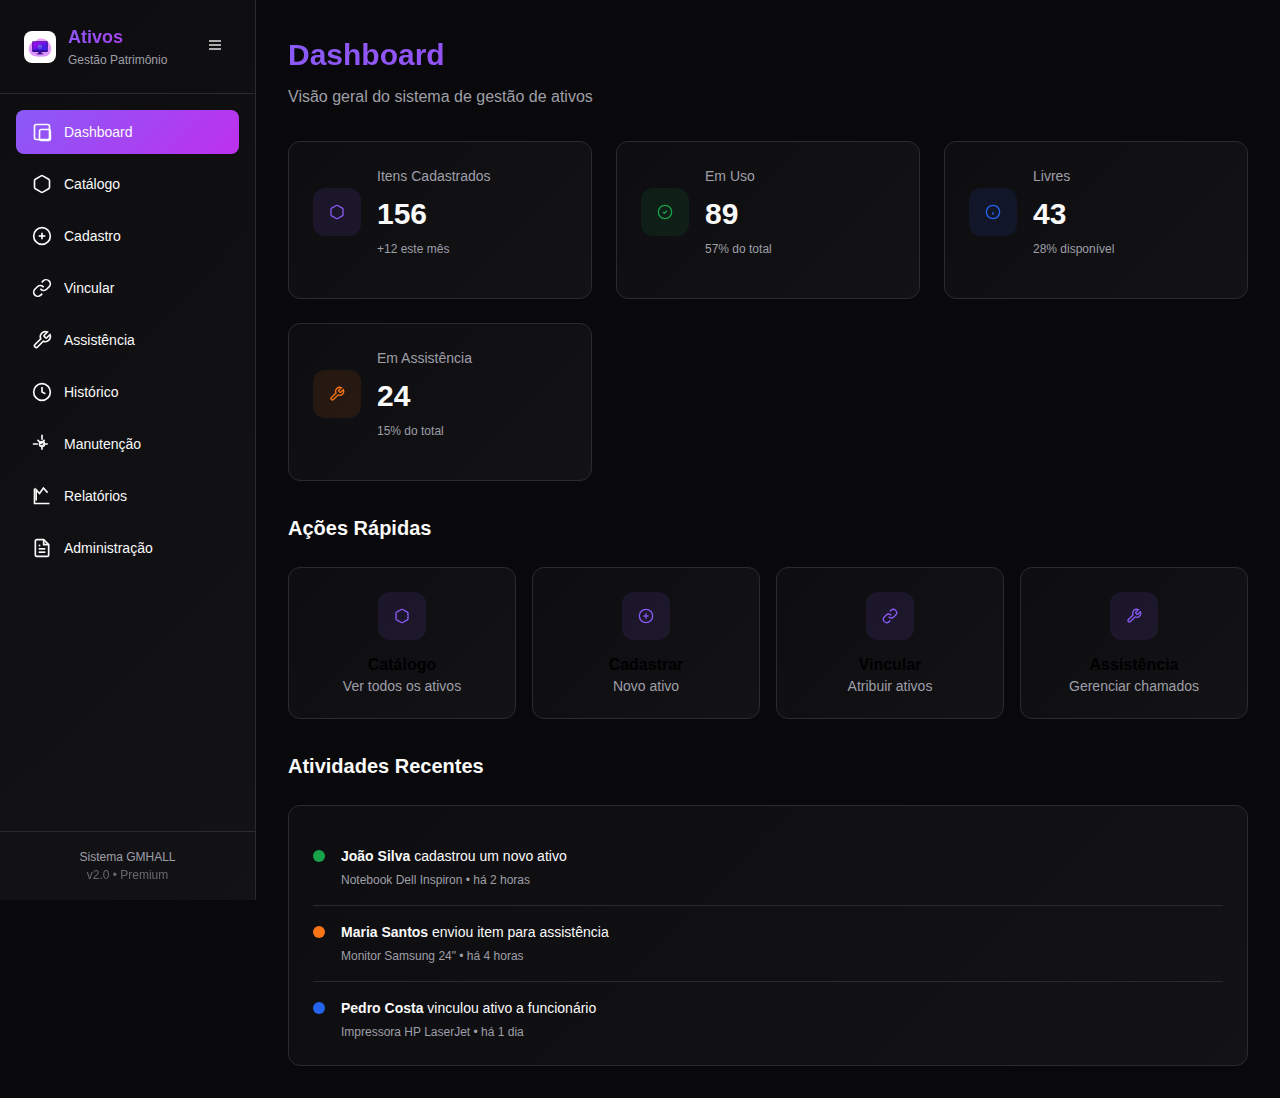
<file: public/index.html>
<!DOCTYPE html>
<html lang="pt-BR" class="dark">
<head>
    <meta charset="UTF-8">
    <meta name="viewport" content="width=device-width, initial-scale=1.0">
    <title>Gestão de Ativos - GMHALL</title>
    <meta name="description" content="Sistema premium de gestão de patrimônio e ativos empresariais - GMHALL">
    <meta name="author" content="GMHALL">

    <meta property="og:title" content="Gestão de Ativos - GMHALL">
    <meta property="og:description" content="Sistema premium de gestão de patrimônio e ativos empresariais">
    <meta property="og:type" content="website">
    <meta property="og:image" content="https://lovable.dev/opengraph-image-p98pqg.png">

    <meta name="twitter:card" content="summary_large_image">
    <meta name="twitter:site" content="@lovable_dev">
    <meta name="twitter:image" content="https://lovable.dev/opengraph-image-p98pqg.png">
    
    <link rel="stylesheet" href="styles.css">
</head>
<body class="min-h-screen bg-background">
    <!-- Mobile overlay -->
    <div id="mobile-overlay" class="mobile-overlay hidden"></div>

    <!-- Sidebar Navigation -->
    <aside id="sidebar" class="sidebar">
        <!-- Header -->
        <div class="sidebar-header">
            <div class="sidebar-header-content">
                <div id="sidebar-brand" class="sidebar-brand">
                    <img src="/src/assets/hero-ativos.png" alt="Gestão de Ativos" class="sidebar-logo">
                    <div class="sidebar-brand-text">
                        <h1 class="text-gradient">Ativos</h1>
                        <p class="sidebar-subtitle">Gestão Patrimônio</p>
                    </div>
                </div>
                
                <button id="sidebar-toggle" class="sidebar-toggle">
                    <svg class="icon" viewBox="0 0 24 24" fill="none" stroke="currentColor" stroke-width="2">
                        <line x1="3" y1="6" x2="21" y2="6"></line>
                        <line x1="3" y1="12" x2="21" y2="12"></line>
                        <line x1="3" y1="18" x2="21" y2="18"></line>
                    </svg>
                </button>
            </div>
        </div>

        <!-- Navigation Items -->
        <nav class="sidebar-nav">
            <button class="nav-item active" data-page="dashboard">
                <svg class="nav-icon" viewBox="0 0 24 24" fill="none" stroke="currentColor" stroke-width="2">
                    <rect x="3" y="3" width="18" height="18" rx="2" ry="2"></rect>
                    <rect x="9" y="9" width="13" height="13" rx="2" ry="2"></rect>
                </svg>
                <span class="nav-label">Dashboard</span>
            </button>
            
            <button class="nav-item" data-page="catalogo">
                <svg class="nav-icon" viewBox="0 0 24 24" fill="none" stroke="currentColor" stroke-width="2">
                    <path d="M21 16V8a2 2 0 0 0-1-1.73l-7-4a2 2 0 0 0-2 0l-7 4A2 2 0 0 0 3 8v8a2 2 0 0 0 1 1.73l7 4a2 2 0 0 0 2 0l7-4A2 2 0 0 0 21 16z"></path>
                </svg>
                <span class="nav-label">Catálogo</span>
            </button>
            
            <button class="nav-item" data-page="cadastro">
                <svg class="nav-icon" viewBox="0 0 24 24" fill="none" stroke="currentColor" stroke-width="2">
                    <circle cx="12" cy="12" r="10"></circle>
                    <line x1="12" y1="8" x2="12" y2="16"></line>
                    <line x1="8" y1="12" x2="16" y2="12"></line>
                </svg>
                <span class="nav-label">Cadastro</span>
            </button>
            
            <button class="nav-item" data-page="vincular">
                <svg class="nav-icon" viewBox="0 0 24 24" fill="none" stroke="currentColor" stroke-width="2">
                    <path d="M10 13a5 5 0 0 0 7.54.54l3-3a5 5 0 0 0-7.07-7.07l-1.72 1.71"></path>
                    <path d="M14 11a5 5 0 0 0-7.54-.54l-3 3a5 5 0 0 0 7.07 7.07l1.72-1.71"></path>
                </svg>
                <span class="nav-label">Vincular</span>
            </button>
            
            <button class="nav-item" data-page="assistencia">
                <svg class="nav-icon" viewBox="0 0 24 24" fill="none" stroke="currentColor" stroke-width="2">
                    <path d="M14.7 6.3a1 1 0 0 0 0 1.4l1.6 1.6a1 1 0 0 0 1.4 0l3.77-3.77a6 6 0 0 1-7.94 7.94l-6.91 6.91a2.12 2.12 0 0 1-3-3l6.91-6.91a6 6 0 0 1 7.94-7.94l-3.76 3.76z"></path>
                </svg>
                <span class="nav-label">Assistência</span>
            </button>
            
            <button class="nav-item" data-page="historico">
                <svg class="nav-icon" viewBox="0 0 24 24" fill="none" stroke="currentColor" stroke-width="2">
                    <circle cx="12" cy="12" r="10"></circle>
                    <polyline points="12,6 12,12 16,14"></polyline>
                </svg>
                <span class="nav-label">Histórico</span>
            </button>
            
            <button class="nav-item" data-page="manutencao">
                <svg class="nav-icon" viewBox="0 0 24 24" fill="none" stroke="currentColor" stroke-width="2">
                    <circle cx="12" cy="12" r="3"></circle>
                    <path d="M12 1v6m0 6v6"></path>
                    <path d="m15.14 7.14-4.24 4.24m-4.24-4.24 4.24 4.24M1 12h6m6 0h6"></path>
                </svg>
                <span class="nav-label">Manutenção</span>
            </button>
            
            <button class="nav-item" data-page="relatorios">
                <svg class="nav-icon" viewBox="0 0 24 24" fill="none" stroke="currentColor" stroke-width="2">
                    <path d="M3 3v18h18"></path>
                    <path d="M18.7 8l-5-5.6L9 9l-4-4.6v13"></path>
                </svg>
                <span class="nav-label">Relatórios</span>
            </button>
            
            <button class="nav-item" data-page="administracao">
                <svg class="nav-icon" viewBox="0 0 24 24" fill="none" stroke="currentColor" stroke-width="2">
                    <path d="M14 2H6a2 2 0 0 0-2 2v16a2 2 0 0 0 2 2h12a2 2 0 0 0 2-2V8z"></path>
                    <polyline points="14,2 14,8 20,8"></polyline>
                    <line x1="16" y1="13" x2="8" y2="13"></line>
                    <line x1="16" y1="17" x2="8" y2="17"></line>
                    <polyline points="10,9 9,9 8,9"></polyline>
                </svg>
                <span class="nav-label">Administração</span>
            </button>
        </nav>

        <!-- Footer -->
        <div id="sidebar-footer" class="sidebar-footer">
            <div class="sidebar-footer-content">
                <p>Sistema GMHALL</p>
                <p class="sidebar-version">v2.0 • Premium</p>
            </div>
        </div>
    </aside>

    <!-- Main Content -->
    <main id="main-content" class="main-content">
        <div class="main-wrapper">
            <!-- Dashboard Page -->
            <div id="page-dashboard" class="page active">
                <div class="page-header animate-fade-in-up">
                    <h1 class="page-title text-gradient">Dashboard</h1>
                    <p class="page-subtitle">Visão geral do sistema de gestão de ativos</p>
                </div>
                
                <!-- KPI Cards -->
                <div class="kpi-grid">
                    <div class="kpi-card card-hover card-press" data-expandable="items-cadastrados">
                        <div class="kpi-content">
                            <div class="kpi-header">
                                <div class="kpi-icon kpi-icon-primary">
                                    <svg class="icon" viewBox="0 0 24 24" fill="none" stroke="currentColor" stroke-width="2">
                                        <path d="M21 16V8a2 2 0 0 0-1-1.73l-7-4a2 2 0 0 0-2 0l-7 4A2 2 0 0 0 3 8v8a2 2 0 0 0 1 1.73l7 4a2 2 0 0 0 2 0l7-4A2 2 0 0 0 21 16z"></path>
                                    </svg>
                                </div>
                                <div class="kpi-info">
                                    <h3 class="kpi-title">Itens Cadastrados</h3>
                                    <p class="kpi-value">156</p>
                                    <p class="kpi-subtitle">+12 este mês</p>
                                </div>
                            </div>
                        </div>
                        
                        <!-- Expandable Content -->
                        <div id="expand-items-cadastrados" class="kpi-expanded hidden">
                            <div class="kpi-details">
                                <h4 class="kpi-details-title">Por categoria:</h4>
                                <div class="category-list">
                                    <div class="category-item">
                                        <span class="status-badge status-free">Computadores</span>
                                        <span class="category-count">45</span>
                                    </div>
                                    <div class="category-item">
                                        <span class="status-badge status-in-use">Monitores</span>
                                        <span class="category-count">38</span>
                                    </div>
                                    <div class="category-item">
                                        <span class="status-badge status-maintenance">Cadeiras</span>
                                        <span class="category-count">28</span>
                                    </div>
                                    <div class="category-item">
                                        <span class="status-badge status-assistance">Impressoras</span>
                                        <span class="category-count">15</span>
                                    </div>
                                </div>
                            </div>
                        </div>
                    </div>

                    <div class="kpi-card card-hover">
                        <div class="kpi-content">
                            <div class="kpi-header">
                                <div class="kpi-icon kpi-icon-success">
                                    <svg class="icon" viewBox="0 0 24 24" fill="none" stroke="currentColor" stroke-width="2">
                                        <path d="M9 12l2 2 4-4"></path>
                                        <circle cx="12" cy="12" r="10"></circle>
                                    </svg>
                                </div>
                                <div class="kpi-info">
                                    <h3 class="kpi-title">Em Uso</h3>
                                    <p class="kpi-value">89</p>
                                    <p class="kpi-subtitle">57% do total</p>
                                </div>
                            </div>
                        </div>
                    </div>

                    <div class="kpi-card card-hover">
                        <div class="kpi-content">
                            <div class="kpi-header">
                                <div class="kpi-icon kpi-icon-info">
                                    <svg class="icon" viewBox="0 0 24 24" fill="none" stroke="currentColor" stroke-width="2">
                                        <circle cx="12" cy="12" r="10"></circle>
                                        <line x1="12" y1="16" x2="12" y2="12"></line>
                                        <line x1="12" y1="8" x2="12.01" y2="8"></line>
                                    </svg>
                                </div>
                                <div class="kpi-info">
                                    <h3 class="kpi-title">Livres</h3>
                                    <p class="kpi-value">43</p>
                                    <p class="kpi-subtitle">28% disponível</p>
                                </div>
                            </div>
                        </div>
                    </div>

                    <div class="kpi-card card-hover">
                        <div class="kpi-content">
                            <div class="kpi-header">
                                <div class="kpi-icon kpi-icon-warning">
                                    <svg class="icon" viewBox="0 0 24 24" fill="none" stroke="currentColor" stroke-width="2">
                                        <path d="M14.7 6.3a1 1 0 0 0 0 1.4l1.6 1.6a1 1 0 0 0 1.4 0l3.77-3.77a6 6 0 0 1-7.94 7.94l-6.91 6.91a2.12 2.12 0 0 1-3-3l6.91-6.91a6 6 0 0 1 7.94-7.94l-3.76 3.76z"></path>
                                    </svg>
                                </div>
                                <div class="kpi-info">
                                    <h3 class="kpi-title">Em Assistência</h3>
                                    <p class="kpi-value">24</p>
                                    <p class="kpi-subtitle">15% do total</p>
                                </div>
                            </div>
                        </div>
                    </div>
                </div>

                <!-- Quick Actions -->
                <div class="section-header">
                    <h2 class="section-title">Ações Rápidas</h2>
                </div>
                
                <div class="quick-actions-grid">
                    <button class="quick-action-card card-hover card-press" data-navigate="catalogo">
                        <div class="quick-action-icon">
                            <svg class="icon" viewBox="0 0 24 24" fill="none" stroke="currentColor" stroke-width="2">
                                <path d="M21 16V8a2 2 0 0 0-1-1.73l-7-4a2 2 0 0 0-2 0l-7 4A2 2 0 0 0 3 8v8a2 2 0 0 0 1 1.73l7 4a2 2 0 0 0 2 0l7-4A2 2 0 0 0 21 16z"></path>
                            </svg>
                        </div>
                        <h3 class="quick-action-title">Catálogo</h3>
                        <p class="quick-action-desc">Ver todos os ativos</p>
                    </button>
                    
                    <button class="quick-action-card card-hover card-press" data-navigate="cadastro">
                        <div class="quick-action-icon">
                            <svg class="icon" viewBox="0 0 24 24" fill="none" stroke="currentColor" stroke-width="2">
                                <circle cx="12" cy="12" r="10"></circle>
                                <line x1="12" y1="8" x2="12" y2="16"></line>
                                <line x1="8" y1="12" x2="16" y2="12"></line>
                            </svg>
                        </div>
                        <h3 class="quick-action-title">Cadastrar</h3>
                        <p class="quick-action-desc">Novo ativo</p>
                    </button>
                    
                    <button class="quick-action-card card-hover card-press" data-navigate="vincular">
                        <div class="quick-action-icon">
                            <svg class="icon" viewBox="0 0 24 24" fill="none" stroke="currentColor" stroke-width="2">
                                <path d="M10 13a5 5 0 0 0 7.54.54l3-3a5 5 0 0 0-7.07-7.07l-1.72 1.71"></path>
                                <path d="M14 11a5 5 0 0 0-7.54-.54l-3 3a5 5 0 0 0 7.07 7.07l1.72-1.71"></path>
                            </svg>
                        </div>
                        <h3 class="quick-action-title">Vincular</h3>
                        <p class="quick-action-desc">Atribuir ativos</p>
                    </button>
                    
                    <button class="quick-action-card card-hover card-press" data-navigate="assistencia">
                        <div class="quick-action-icon">
                            <svg class="icon" viewBox="0 0 24 24" fill="none" stroke="currentColor" stroke-width="2">
                                <path d="M14.7 6.3a1 1 0 0 0 0 1.4l1.6 1.6a1 1 0 0 0 1.4 0l3.77-3.77a6 6 0 0 1-7.94 7.94l-6.91 6.91a2.12 2.12 0 0 1-3-3l6.91-6.91a6 6 0 0 1 7.94-7.94l-3.76 3.76z"></path>
                            </svg>
                        </div>
                        <h3 class="quick-action-title">Assistência</h3>
                        <p class="quick-action-desc">Gerenciar chamados</p>
                    </button>
                </div>

                <!-- Recent Activity -->
                <div class="section-header">
                    <h2 class="section-title">Atividades Recentes</h2>
                </div>
                
                <div class="activity-feed">
                    <div class="activity-item">
                        <div class="activity-indicator activity-success"></div>
                        <div class="activity-content">
                            <p class="activity-text"><strong>João Silva</strong> cadastrou um novo ativo</p>
                            <p class="activity-meta">Notebook Dell Inspiron • há 2 horas</p>
                        </div>
                    </div>
                    
                    <div class="activity-item">
                        <div class="activity-indicator activity-warning"></div>
                        <div class="activity-content">
                            <p class="activity-text"><strong>Maria Santos</strong> enviou item para assistência</p>
                            <p class="activity-meta">Monitor Samsung 24" • há 4 horas</p>
                        </div>
                    </div>
                    
                    <div class="activity-item">
                        <div class="activity-indicator activity-info"></div>
                        <div class="activity-content">
                            <p class="activity-text"><strong>Pedro Costa</strong> vinculou ativo a funcionário</p>
                            <p class="activity-meta">Impressora HP LaserJet • há 1 dia</p>
                        </div>
                    </div>
                </div>
            </div>

            <!-- Catalog Page -->
            <div id="page-catalogo" class="page">
                <div class="page-header animate-fade-in-up">
                    <h1 class="page-title text-gradient">Catálogo de Ativos</h1>
                    <p class="page-subtitle">Gerencie e visualize todos os ativos cadastrados</p>
                </div>

                <!-- Filters -->
                <div class="filters-section">
                    <div class="filters-row">
                        <div class="search-container">
                            <input type="text" id="search-input" class="search-input" placeholder="Buscar por nome, serial ou categoria...">
                            <svg class="search-icon" viewBox="0 0 24 24" fill="none" stroke="currentColor" stroke-width="2">
                                <circle cx="11" cy="11" r="8"></circle>
                                <path d="m21 21-4.35-4.35"></path>
                            </svg>
                        </div>
                        
                        <div class="filter-controls">
                            <select id="category-filter" class="filter-select">
                                <option value="">Todas as categorias</option>
                                <option value="computadores">Computadores</option>
                                <option value="monitores">Monitores</option>
                                <option value="impressoras">Impressoras</option>
                                <option value="cadeiras">Cadeiras</option>
                            </select>
                            
                            <select id="status-filter" class="filter-select">
                                <option value="">Todos os status</option>
                                <option value="livre">Livre</option>
                                <option value="em_uso">Em Uso</option>
                                <option value="assistencia">Assistência</option>
                                <option value="manutencao">Manutenção</option>
                            </select>
                            
                            <button id="group-toggle" class="filter-button">
                                <svg class="icon" viewBox="0 0 24 24" fill="none" stroke="currentColor" stroke-width="2">
                                    <rect x="3" y="3" width="18" height="18" rx="2" ry="2"></rect>
                                    <path d="M9 9h6v6H9z"></path>
                                </svg>
                                Agrupar
                            </button>
                        </div>
                    </div>
                </div>

                <!-- Assets Grid -->
                <div id="assets-container" class="assets-grid">
                    <!-- Assets will be loaded here by JavaScript -->
                </div>
                
                <div id="no-results" class="no-results hidden">
                    <svg class="no-results-icon" viewBox="0 0 24 24" fill="none" stroke="currentColor" stroke-width="2">
                        <circle cx="11" cy="11" r="8"></circle>
                        <path d="m21 21-4.35-4.35"></path>
                    </svg>
                    <h3>Nenhum ativo encontrado</h3>
                    <p>Tente ajustar os filtros ou termo de busca</p>
                </div>
            </div>

            <!-- Registration Page -->
            <div id="page-cadastro" class="page">
                <div class="page-header animate-fade-in-up">
                    <div class="page-header-with-back">
                        <button class="back-button" data-navigate="catalogo">
                            <svg class="icon" viewBox="0 0 24 24" fill="none" stroke="currentColor" stroke-width="2">
                                <path d="M19 12H6m6-7-7 7 7 7"></path>
                            </svg>
                            Voltar
                        </button>
                        <div>
                            <h1 class="page-title text-gradient">Cadastro de Ativo</h1>
                            <p class="page-subtitle">Adicionar novo ativo ao sistema</p>
                        </div>
                    </div>
                </div>

                <form id="asset-form" class="asset-form">
                    <div class="form-section">
                        <h3 class="form-section-title">Informações Básicas</h3>
                        <div class="form-grid">
                            <div class="form-group">
                                <label class="form-label">Nome do Ativo *</label>
                                <input type="text" id="nome" class="form-input" required>
                            </div>
                            
                            <div class="form-group">
                                <label class="form-label">Categoria *</label>
                                <select id="categoria" class="form-select" required>
                                    <option value="">Selecione uma categoria</option>
                                    <option value="computadores">Computadores</option>
                                    <option value="monitores">Monitores</option>
                                    <option value="impressoras">Impressoras</option>
                                    <option value="cadeiras">Cadeiras</option>
                                </select>
                            </div>
                            
                            <div class="form-group">
                                <label class="form-label">Número de Série / TAG</label>
                                <input type="text" id="serial" class="form-input">
                            </div>
                            
                            <div class="form-group">
                                <label class="form-label">Marca/Modelo</label>
                                <input type="text" id="marca" class="form-input">
                            </div>
                        </div>
                    </div>

                    <div class="form-section">
                        <h3 class="form-section-title">Localização e Datas</h3>
                        <div class="form-grid">
                            <div class="form-group">
                                <label class="form-label">Localização</label>
                                <select id="localizacao" class="form-select">
                                    <option value="">Selecione o setor</option>
                                    <option value="administrativo">Administrativo</option>
                                    <option value="ti">TI</option>
                                    <option value="vendas">Vendas</option>
                                    <option value="rh">Recursos Humanos</option>
                                </select>
                            </div>
                            
                            <div class="form-group">
                                <label class="form-label">Data de Aquisição</label>
                                <input type="date" id="dataAquisicao" class="form-input">
                            </div>
                            
                            <div class="form-group">
                                <label class="form-label">Garantia até</label>
                                <input type="date" id="garantia" class="form-input">
                            </div>
                            
                            <div class="form-group">
                                <label class="form-label">Centro de Custo</label>
                                <input type="text" id="centroCusto" class="form-input">
                            </div>
                        </div>
                    </div>

                    <div class="form-section">
                        <h3 class="form-section-title">Informações Adicionais</h3>
                        <div class="form-group">
                            <label class="form-label">Observações</label>
                            <textarea id="observacoes" class="form-textarea" rows="4"></textarea>
                        </div>
                    </div>

                    <div class="form-section">
                        <h3 class="form-section-title">Imagem do Ativo</h3>
                        <div class="image-upload-container">
                            <input type="file" id="imageUpload" class="file-input" accept="image/*">
                            <div class="image-upload-area" id="imageUploadArea">
                                <div class="image-upload-content">
                                    <svg class="upload-icon" viewBox="0 0 24 24" fill="none" stroke="currentColor" stroke-width="2">
                                        <path d="M21 15v4a2 2 0 0 1-2 2H5a2 2 0 0 1-2-2v-4"></path>
                                        <polyline points="17,8 12,3 7,8"></polyline>
                                        <line x1="12" y1="3" x2="12" y2="15"></line>
                                    </svg>
                                    <p class="upload-text">Clique para fazer upload ou arraste uma imagem</p>
                                    <p class="upload-hint">PNG, JPG até 5MB</p>
                                </div>
                            </div>
                            
                            <div id="imagePreview" class="image-preview hidden">
                                <img id="previewImage" class="preview-image" alt="Preview">
                                <button type="button" id="removeImage" class="remove-image-btn">
                                    <svg class="icon" viewBox="0 0 24 24" fill="none" stroke="currentColor" stroke-width="2">
                                        <line x1="18" y1="6" x2="6" y2="18"></line>
                                        <line x1="6" y1="6" x2="18" y2="18"></line>
                                    </svg>
                                </button>
                            </div>
                        </div>
                    </div>

                    <div class="form-section">
                        <h3 class="form-section-title">Status</h3>
                        <div class="form-group">
                            <label class="form-label">Status Inicial</label>
                            <select id="status" class="form-select">
                                <option value="livre">Livre</option>
                                <option value="em_uso">Em Uso</option>
                                <option value="manutencao">Manutenção</option>
                            </select>
                        </div>
                    </div>

                    <div class="form-actions">
                        <button type="button" class="btn-secondary" data-navigate="catalogo">Cancelar</button>
                        <button type="submit" class="btn-premium" id="submitBtn">
                            <span id="submitText">Cadastrar Ativo</span>
                            <span id="submitLoader" class="submit-loader hidden">
                                <svg class="spinner" viewBox="0 0 24 24" fill="none" stroke="currentColor" stroke-width="2">
                                    <circle cx="12" cy="12" r="10"></circle>
                                </svg>
                                Salvando...
                            </span>
                        </button>
                    </div>
                </form>
            </div>

            <!-- Other Pages (Placeholder content) -->
            <div id="page-vincular" class="page">
                <div class="page-header animate-fade-in-up">
                    <h1 class="page-title text-gradient">Vincular Ativo</h1>
                    <p class="page-subtitle">Atribuir ativos a funcionários</p>
                </div>
                
                <div class="card-premium p-8 text-center">
                    <h2 class="text-xl font-semibold mb-4">Em Desenvolvimento</h2>
                    <p class="text-muted-foreground">Esta funcionalidade será implementada em breve.</p>
                </div>
            </div>

            <div id="page-assistencia" class="page">
                <div class="page-header animate-fade-in-up">
                    <h1 class="page-title text-gradient">Assistência Técnica</h1>
                    <p class="page-subtitle">Gerenciar chamados de assistência técnica</p>
                </div>
                
                <div class="card-premium p-8 text-center">
                    <h2 class="text-xl font-semibold mb-4">Em Desenvolvimento</h2>
                    <p class="text-muted-foreground">Esta funcionalidade será implementada em breve.</p>
                </div>
            </div>

            <div id="page-historico" class="page">
                <div class="page-header animate-fade-in-up">
                    <h1 class="page-title text-gradient">Histórico de Ativos</h1>
                    <p class="page-subtitle">Timeline completo de movimentações</p>
                </div>
                
                <div class="card-premium p-8 text-center">
                    <h2 class="text-xl font-semibold mb-4">Em Desenvolvimento</h2>
                    <p class="text-muted-foreground">Esta funcionalidade será implementada em breve.</p>
                </div>
            </div>

            <div id="page-manutencao" class="page">
                <div class="page-header animate-fade-in-up">
                    <h1 class="page-title text-gradient">Manutenção</h1>
                    <p class="page-subtitle">Registro e controle de manutenções</p>
                </div>
                
                <div class="card-premium p-8 text-center">
                    <h2 class="text-xl font-semibold mb-4">Em Desenvolvimento</h2>
                    <p class="text-muted-foreground">Esta funcionalidade será implementada em breve.</p>
                </div>
            </div>

            <div id="page-relatorios" class="page">
                <div class="page-header animate-fade-in-up">
                    <h1 class="page-title text-gradient">Relatórios</h1>
                    <p class="page-subtitle">Análises e exportações de dados</p>
                </div>
                
                <div class="card-premium p-8 text-center">
                    <h2 class="text-xl font-semibold mb-4">Em Desenvolvimento</h2>
                    <p class="text-muted-foreground">Esta funcionalidade será implementada em breve.</p>
                </div>
            </div>

            <div id="page-administracao" class="page">
                <div class="page-header animate-fade-in-up">
                    <h1 class="page-title text-gradient">Administração</h1>
                    <p class="page-subtitle">Configurações e gerenciamento do sistema</p>
                </div>
                
                <div class="card-premium p-8 text-center">
                    <h2 class="text-xl font-semibold mb-4">Em Desenvolvimento</h2>
                    <p class="text-muted-foreground">Esta funcionalidade será implementada em breve.</p>
                </div>
            </div>
        </div>
    </main>

    <!-- Toast Container -->
    <div id="toast-container" class="toast-container"></div>

    <script src="script.js"></script>
</body>
</html>
</file>
<file: public/styles.css>
/* Premium Dark Asset Management Design System */

/* Reset and Base */
* {
    margin: 0;
    padding: 0;
    box-sizing: border-box;
}

:root {
    /* Dark Premium Base Colors */
    --background: 240 10% 3.9%;
    --foreground: 0 0% 98%;

    --card: 240 10% 6%;
    --card-foreground: 0 0% 98%;

    --popover: 240 10% 6%;
    --popover-foreground: 0 0% 98%;

    /* Premium Brand Colors */
    --primary: 258 90% 66%;
    --primary-foreground: 0 0% 98%;
    --primary-hover: 258 90% 70%;
    --primary-dark: 258 90% 62%;

    --secondary: 240 5% 12%;
    --secondary-foreground: 0 0% 95%;
    --secondary-hover: 240 5% 15%;

    --muted: 240 5% 10%;
    --muted-foreground: 240 5% 64%;

    --accent: 240 8% 15%;
    --accent-foreground: 0 0% 95%;

    /* Status Colors for Assets */
    --status-free: 142 76% 36%;
    --status-in-use: 221 83% 53%;
    --status-maintenance: 48 96% 53%;
    --status-assistance: 25 95% 53%;
    --status-archived: 240 5% 34%;

    --destructive: 0 84% 60%;
    --destructive-foreground: 0 0% 98%;

    --border: 240 8% 18%;
    --input: 240 8% 15%;
    --ring: 258 90% 66%;

    --radius: 0.75rem;

    /* Premium Gradients */
    --gradient-primary: linear-gradient(135deg, hsl(258 90% 66%) 0%, hsl(285 84% 56%) 100%);
    --gradient-card: linear-gradient(135deg, hsl(240 10% 6%) 0%, hsl(240 8% 8%) 100%);
    --gradient-surface: linear-gradient(135deg, hsl(240 5% 12%) 0%, hsl(240 8% 15%) 100%);
    
    /* Premium Shadows */
    --shadow-premium: 0 25px 50px -12px hsl(240 10% 1% / 0.25);
    --shadow-card: 0 10px 25px -5px hsl(240 10% 1% / 0.1), 0 8px 10px -6px hsl(240 10% 1% / 0.1);
    --shadow-elevation: 0 4px 6px -1px hsl(240 10% 1% / 0.1), 0 2px 4px -2px hsl(240 10% 1% / 0.1);
    
    /* Glass Effect */
    --glass-bg: hsl(240 10% 6% / 0.8);
    --glass-border: hsl(240 8% 18% / 0.5);

    /* Animations */
    --transition-smooth: all 0.3s cubic-bezier(0.4, 0, 0.2, 1);
    --transition-fast: all 0.15s cubic-bezier(0.4, 0, 0.2, 1);
}

body {
    background-color: hsl(var(--background));
    color: hsl(var(--foreground));
    font-family: -apple-system, BlinkMacSystemFont, "Segoe UI", Roboto, sans-serif;
    line-height: 1.5;
    min-height: 100vh;
}

/* Utility Classes */
.hidden { display: none !important; }
.text-gradient {
    background: var(--gradient-primary);
    -webkit-background-clip: text;
    background-clip: text;
    -webkit-text-fill-color: transparent;
}

.animate-fade-in-up {
    animation: fadeInUp 0.6s ease-out;
}

/* Layout */
.main-content {
    margin-left: 16rem; /* 64 * 0.25rem = 16rem */
    transition: var(--transition-smooth);
}

.main-wrapper {
    padding: 2rem;
}

/* Sidebar */
.sidebar {
    position: fixed;
    left: 0;
    top: 0;
    height: 100vh;
    width: 16rem;
    background: var(--gradient-card);
    border-right: 1px solid hsl(var(--border));
    z-index: 50;
    transition: var(--transition-smooth);
}

.sidebar.collapsed {
    width: 4rem;
}

.sidebar.collapsed .sidebar-brand-text,
.sidebar.collapsed .nav-label,
.sidebar.collapsed .sidebar-footer {
    display: none;
}

.sidebar-header {
    padding: 1.5rem;
    border-bottom: 1px solid hsl(var(--border));
}

.sidebar-header-content {
    display: flex;
    align-items: center;
    justify-content: space-between;
}

.sidebar-brand {
    display: flex;
    align-items: center;
    gap: 0.75rem;
}

.sidebar-logo {
    width: 2rem;
    height: 2rem;
    border-radius: 0.5rem;
}

.sidebar-brand-text h1 {
    font-size: 1.125rem;
    font-weight: 600;
}

.sidebar-subtitle {
    font-size: 0.75rem;
    color: hsl(var(--muted-foreground));
}

.sidebar-toggle {
    padding: 0.5rem;
    background: transparent;
    border: none;
    color: hsl(var(--foreground));
    cursor: pointer;
    border-radius: 0.5rem;
    transition: var(--transition-fast);
}

.sidebar-toggle:hover {
    background: hsl(var(--accent));
}

/* Navigation */
.sidebar-nav {
    padding: 1rem;
    display: flex;
    flex-direction: column;
    gap: 0.5rem;
}

.nav-item {
    display: flex;
    align-items: center;
    padding: 0.75rem 1rem;
    font-size: 0.875rem;
    font-weight: 500;
    color: hsl(var(--foreground));
    background: transparent;
    border: none;
    border-radius: 0.5rem;
    cursor: pointer;
    transition: var(--transition-fast);
    text-align: left;
    width: 100%;
}

.nav-item:hover {
    background: hsl(var(--accent));
    color: hsl(var(--accent-foreground));
}

.nav-item.active {
    background: var(--gradient-primary);
    color: hsl(var(--primary-foreground));
}

.nav-icon {
    width: 1.25rem;
    height: 1.25rem;
    margin-right: 0.75rem;
    flex-shrink: 0;
}

.collapsed .nav-item {
    padding: 0.75rem 0.5rem;
    justify-content: center;
}

.collapsed .nav-icon {
    margin-right: 0;
}

/* Sidebar Footer */
.sidebar-footer {
    position: absolute;
    bottom: 0;
    left: 0;
    right: 0;
    padding: 1rem;
    border-top: 1px solid hsl(var(--border));
}

.sidebar-footer-content {
    text-align: center;
    font-size: 0.75rem;
    color: hsl(var(--muted-foreground));
}

.sidebar-version {
    opacity: 0.6;
}

/* Mobile Overlay */
.mobile-overlay {
    position: fixed;
    inset: 0;
    background: hsl(var(--background) / 0.8);
    backdrop-filter: blur(4px);
    z-index: 40;
}

@media (min-width: 1024px) {
    .mobile-overlay {
        display: none !important;
    }
}

/* Pages */
.page {
    display: none;
}

.page.active {
    display: block;
}

.page-header {
    margin-bottom: 2rem;
}

.page-header-with-back {
    display: flex;
    align-items: center;
    gap: 1rem;
}

.page-title {
    font-size: 1.875rem;
    font-weight: 700;
    margin-bottom: 0.5rem;
}

.page-subtitle {
    color: hsl(var(--muted-foreground));
}

.back-button {
    display: flex;
    align-items: center;
    gap: 0.5rem;
    padding: 0.5rem 1rem;
    background: transparent;
    border: 1px solid hsl(var(--border));
    color: hsl(var(--foreground));
    border-radius: 0.5rem;
    cursor: pointer;
    transition: var(--transition-fast);
}

.back-button:hover {
    background: hsl(var(--accent));
}

/* Cards */
.card-premium {
    background: var(--gradient-card);
    border: 1px solid hsl(var(--border));
    border-radius: var(--radius);
    box-shadow: var(--shadow-card);
    backdrop-filter: blur(8px);
}

.card-hover {
    transition: var(--transition-smooth);
}

.card-hover:hover {
    transform: scale(1.02);
    box-shadow: var(--shadow-elevation);
}

.card-press {
    transition: var(--transition-fast);
}

.card-press:active {
    transform: scale(0.98);
}

/* KPI Cards */
.kpi-grid {
    display: grid;
    grid-template-columns: repeat(auto-fit, minmax(250px, 1fr));
    gap: 1.5rem;
    margin-bottom: 2rem;
}

.kpi-card {
    background: var(--gradient-card);
    border: 1px solid hsl(var(--border));
    border-radius: var(--radius);
    padding: 1.5rem;
    cursor: pointer;
    overflow: hidden;
}

.kpi-content {
    margin-bottom: 1rem;
}

.kpi-header {
    display: flex;
    align-items: center;
    gap: 1rem;
}

.kpi-icon {
    width: 3rem;
    height: 3rem;
    border-radius: 0.75rem;
    display: flex;
    align-items: center;
    justify-content: center;
    flex-shrink: 0;
}

.kpi-icon-primary { background: hsl(var(--primary) / 0.1); color: hsl(var(--primary)); }
.kpi-icon-success { background: hsl(var(--status-free) / 0.1); color: hsl(var(--status-free)); }
.kpi-icon-info { background: hsl(var(--status-in-use) / 0.1); color: hsl(var(--status-in-use)); }
.kpi-icon-warning { background: hsl(var(--status-assistance) / 0.1); color: hsl(var(--status-assistance)); }

.kpi-title {
    font-size: 0.875rem;
    font-weight: 500;
    color: hsl(var(--muted-foreground));
    margin-bottom: 0.25rem;
}

.kpi-value {
    font-size: 1.875rem;
    font-weight: 700;
    margin-bottom: 0.25rem;
}

.kpi-subtitle {
    font-size: 0.75rem;
    color: hsl(var(--muted-foreground));
}

.kpi-expanded {
    border-top: 1px solid hsl(var(--border));
    padding-top: 1rem;
    animation: expandDown 0.3s ease-out;
}

.kpi-details-title {
    font-size: 0.875rem;
    font-weight: 500;
    margin-bottom: 0.75rem;
}

.category-list {
    display: flex;
    flex-direction: column;
    gap: 0.5rem;
}

.category-item {
    display: flex;
    align-items: center;
    justify-content: space-between;
}

.category-count {
    font-weight: 600;
    font-size: 0.875rem;
}

/* Status Badges */
.status-badge {
    display: inline-flex;
    align-items: center;
    padding: 0.25rem 0.625rem;
    border-radius: 9999px;
    font-size: 0.75rem;
    font-weight: 500;
    text-transform: uppercase;
    letter-spacing: 0.05em;
}

.status-free {
    background: hsl(var(--status-free) / 0.1);
    color: hsl(var(--status-free));
    border: 1px solid hsl(var(--status-free) / 0.2);
}

.status-in-use {
    background: hsl(var(--status-in-use) / 0.1);
    color: hsl(var(--status-in-use));
    border: 1px solid hsl(var(--status-in-use) / 0.2);
}

.status-maintenance {
    background: hsl(var(--status-maintenance) / 0.1);
    color: hsl(var(--status-maintenance));
    border: 1px solid hsl(var(--status-maintenance) / 0.2);
}

.status-assistance {
    background: hsl(var(--status-assistance) / 0.1);
    color: hsl(var(--status-assistance));
    border: 1px solid hsl(var(--status-assistance) / 0.2);
}

.status-archived {
    background: hsl(var(--status-archived) / 0.1);
    color: hsl(var(--status-archived));
    border: 1px solid hsl(var(--status-archived) / 0.2);
}

/* Sections */
.section-header {
    margin-bottom: 1.5rem;
}

.section-title {
    font-size: 1.25rem;
    font-weight: 600;
}

/* Quick Actions */
.quick-actions-grid {
    display: grid;
    grid-template-columns: repeat(auto-fit, minmax(200px, 1fr));
    gap: 1rem;
    margin-bottom: 2rem;
}

.quick-action-card {
    background: var(--gradient-card);
    border: 1px solid hsl(var(--border));
    border-radius: var(--radius);
    padding: 1.5rem;
    text-align: center;
    cursor: pointer;
    transition: var(--transition-smooth);
}

.quick-action-icon {
    width: 3rem;
    height: 3rem;
    margin: 0 auto 1rem;
    background: hsl(var(--primary) / 0.1);
    color: hsl(var(--primary));
    border-radius: 0.75rem;
    display: flex;
    align-items: center;
    justify-content: center;
}

.quick-action-title {
    font-size: 1rem;
    font-weight: 600;
    margin-bottom: 0.25rem;
}

.quick-action-desc {
    font-size: 0.875rem;
    color: hsl(var(--muted-foreground));
}

/* Activity Feed */
.activity-feed {
    background: var(--gradient-card);
    border: 1px solid hsl(var(--border));
    border-radius: var(--radius);
    padding: 1.5rem;
}

.activity-item {
    display: flex;
    align-items: flex-start;
    gap: 1rem;
    padding: 1rem 0;
    border-bottom: 1px solid hsl(var(--border));
}

.activity-item:last-child {
    border-bottom: none;
    padding-bottom: 0;
}

.activity-indicator {
    width: 0.75rem;
    height: 0.75rem;
    border-radius: 50%;
    flex-shrink: 0;
    margin-top: 0.25rem;
}

.activity-success { background: hsl(var(--status-free)); }
.activity-warning { background: hsl(var(--status-assistance)); }
.activity-info { background: hsl(var(--status-in-use)); }

.activity-text {
    font-size: 0.875rem;
    margin-bottom: 0.25rem;
}

.activity-meta {
    font-size: 0.75rem;
    color: hsl(var(--muted-foreground));
}

/* Filters */
.filters-section {
    margin-bottom: 2rem;
}

.filters-row {
    display: flex;
    flex-wrap: wrap;
    gap: 1rem;
    align-items: center;
}

.search-container {
    position: relative;
    flex: 1;
    min-width: 250px;
}

.search-input {
    width: 100%;
    padding: 0.75rem 1rem 0.75rem 2.5rem;
    background: hsl(var(--input));
    border: 1px solid hsl(var(--border));
    border-radius: 0.5rem;
    color: hsl(var(--foreground));
    font-size: 0.875rem;
}

.search-input:focus {
    outline: none;
    border-color: hsl(var(--ring));
    box-shadow: 0 0 0 2px hsl(var(--ring) / 0.2);
}

.search-icon {
    position: absolute;
    left: 0.75rem;
    top: 50%;
    transform: translateY(-50%);
    width: 1rem;
    height: 1rem;
    color: hsl(var(--muted-foreground));
}

.filter-controls {
    display: flex;
    gap: 0.75rem;
    align-items: center;
}

.filter-select {
    padding: 0.5rem 0.75rem;
    background: hsl(var(--input));
    border: 1px solid hsl(var(--border));
    border-radius: 0.5rem;
    color: hsl(var(--foreground));
    font-size: 0.875rem;
    cursor: pointer;
}

.filter-button {
    display: flex;
    align-items: center;
    gap: 0.5rem;
    padding: 0.5rem 1rem;
    background: hsl(var(--secondary));
    border: 1px solid hsl(var(--border));
    color: hsl(var(--secondary-foreground));
    border-radius: 0.5rem;
    cursor: pointer;
    font-size: 0.875rem;
    transition: var(--transition-fast);
}

.filter-button:hover {
    background: hsl(var(--secondary-hover));
}

/* Assets Grid */
.assets-grid {
    display: grid;
    grid-template-columns: repeat(auto-fill, minmax(280px, 1fr));
    gap: 1.5rem;
    margin-bottom: 2rem;
}

.asset-card {
    background: var(--gradient-card);
    border: 1px solid hsl(var(--border));
    border-radius: var(--radius);
    padding: 1.5rem;
    transition: var(--transition-smooth);
    cursor: pointer;
}

.asset-card:hover {
    transform: translateY(-2px);
    box-shadow: var(--shadow-elevation);
}

.asset-image {
    width: 100%;
    height: 8rem;
    object-fit: cover;
    border-radius: 0.5rem;
    margin-bottom: 1rem;
    background: hsl(var(--muted));
}

.asset-header {
    display: flex;
    justify-content: space-between;
    align-items: flex-start;
    margin-bottom: 0.75rem;
}

.asset-title {
    font-size: 1rem;
    font-weight: 600;
    margin-bottom: 0.25rem;
}

.asset-category {
    font-size: 0.75rem;
    color: hsl(var(--muted-foreground));
}

.asset-details {
    display: flex;
    flex-direction: column;
    gap: 0.5rem;
    margin-bottom: 1rem;
}

.asset-detail {
    display: flex;
    justify-content: space-between;
    align-items: center;
    font-size: 0.875rem;
}

.asset-label {
    color: hsl(var(--muted-foreground));
}

.asset-actions {
    display: flex;
    gap: 0.5rem;
    padding-top: 1rem;
    border-top: 1px solid hsl(var(--border));
}

.asset-btn {
    flex: 1;
    padding: 0.5rem;
    background: transparent;
    border: 1px solid hsl(var(--border));
    color: hsl(var(--foreground));
    border-radius: 0.375rem;
    cursor: pointer;
    font-size: 0.75rem;
    transition: var(--transition-fast);
}

.asset-btn:hover {
    background: hsl(var(--accent));
}

/* No Results */
.no-results {
    text-align: center;
    padding: 3rem 1rem;
    color: hsl(var(--muted-foreground));
}

.no-results-icon {
    width: 3rem;
    height: 3rem;
    margin: 0 auto 1rem;
    opacity: 0.5;
}

.no-results h3 {
    font-size: 1.125rem;
    margin-bottom: 0.5rem;
    color: hsl(var(--foreground));
}

/* Forms */
.asset-form {
    max-width: 800px;
}

.form-section {
    background: var(--gradient-card);
    border: 1px solid hsl(var(--border));
    border-radius: var(--radius);
    padding: 1.5rem;
    margin-bottom: 1.5rem;
}

.form-section-title {
    font-size: 1.125rem;
    font-weight: 600;
    margin-bottom: 1rem;
    color: hsl(var(--foreground));
}

.form-grid {
    display: grid;
    grid-template-columns: repeat(auto-fit, minmax(250px, 1fr));
    gap: 1rem;
}

.form-group {
    display: flex;
    flex-direction: column;
}

.form-label {
    font-size: 0.875rem;
    font-weight: 500;
    margin-bottom: 0.5rem;
    color: hsl(var(--foreground));
}

.form-input,
.form-select,
.form-textarea {
    padding: 0.75rem;
    background: hsl(var(--input));
    border: 1px solid hsl(var(--border));
    border-radius: 0.5rem;
    color: hsl(var(--foreground));
    font-size: 0.875rem;
    transition: var(--transition-fast);
}

.form-input:focus,
.form-select:focus,
.form-textarea:focus {
    outline: none;
    border-color: hsl(var(--ring));
    box-shadow: 0 0 0 2px hsl(var(--ring) / 0.2);
}

.form-textarea {
    resize: vertical;
    min-height: 100px;
}

/* Image Upload */
.image-upload-container {
    position: relative;
}

.file-input {
    position: absolute;
    opacity: 0;
    pointer-events: none;
}

.image-upload-area {
    border: 2px dashed hsl(var(--border));
    border-radius: var(--radius);
    padding: 2rem;
    text-align: center;
    cursor: pointer;
    transition: var(--transition-fast);
}

.image-upload-area:hover {
    border-color: hsl(var(--primary));
    background: hsl(var(--primary) / 0.05);
}

.upload-icon {
    width: 2rem;
    height: 2rem;
    margin: 0 auto 0.5rem;
    color: hsl(var(--muted-foreground));
}

.upload-text {
    font-weight: 500;
    margin-bottom: 0.25rem;
}

.upload-hint {
    font-size: 0.875rem;
    color: hsl(var(--muted-foreground));
}

.image-preview {
    position: relative;
    display: inline-block;
    margin-top: 1rem;
}

.preview-image {
    max-width: 200px;
    max-height: 200px;
    border-radius: 0.5rem;
}

.remove-image-btn {
    position: absolute;
    top: -0.5rem;
    right: -0.5rem;
    width: 2rem;
    height: 2rem;
    background: hsl(var(--destructive));
    color: hsl(var(--destructive-foreground));
    border: none;
    border-radius: 50%;
    cursor: pointer;
    display: flex;
    align-items: center;
    justify-content: center;
    transition: var(--transition-fast);
}

.remove-image-btn:hover {
    transform: scale(1.1);
}

/* Form Actions */
.form-actions {
    display: flex;
    justify-content: flex-end;
    gap: 1rem;
    margin-top: 2rem;
}

.btn-secondary {
    padding: 0.75rem 1.5rem;
    background: hsl(var(--secondary));
    border: 1px solid hsl(var(--border));
    color: hsl(var(--secondary-foreground));
    border-radius: 0.5rem;
    cursor: pointer;
    font-size: 0.875rem;
    transition: var(--transition-fast);
}

.btn-secondary:hover {
    background: hsl(var(--secondary-hover));
}

.btn-premium {
    padding: 0.75rem 1.5rem;
    background: var(--gradient-primary);
    border: none;
    color: hsl(var(--primary-foreground));
    border-radius: 0.5rem;
    cursor: pointer;
    font-size: 0.875rem;
    font-weight: 500;
    transition: var(--transition-smooth);
    display: flex;
    align-items: center;
    gap: 0.5rem;
}

.btn-premium:hover {
    transform: translateY(-1px);
    box-shadow: var(--shadow-elevation);
}

.btn-premium:disabled {
    opacity: 0.7;
    cursor: not-allowed;
    transform: none;
}

.submit-loader {
    display: flex;
    align-items: center;
    gap: 0.5rem;
}

.spinner {
    width: 1rem;
    height: 1rem;
    animation: spin 1s linear infinite;
}

/* Toast */
.toast-container {
    position: fixed;
    top: 1rem;
    right: 1rem;
    z-index: 100;
    display: flex;
    flex-direction: column;
    gap: 0.5rem;
}

.toast {
    background: var(--gradient-card);
    border: 1px solid hsl(var(--border));
    border-radius: var(--radius);
    padding: 1rem 1.5rem;
    box-shadow: var(--shadow-card);
    animation: slideInRight 0.3s ease-out;
    max-width: 350px;
}

.toast.success {
    border-left: 4px solid hsl(var(--status-free));
}

.toast.error {
    border-left: 4px solid hsl(var(--destructive));
}

.toast-title {
    font-weight: 600;
    margin-bottom: 0.25rem;
}

.toast-description {
    font-size: 0.875rem;
    color: hsl(var(--muted-foreground));
}

/* Icons */
.icon {
    width: 1rem;
    height: 1rem;
    stroke-width: 2;
}

/* Responsive */
@media (max-width: 1024px) {
    .main-content {
        margin-left: 0;
    }
    
    .sidebar {
        transform: translateX(-100%);
    }
    
    .sidebar.open {
        transform: translateX(0);
    }
    
    .form-grid {
        grid-template-columns: 1fr;
    }
    
    .filters-row {
        flex-direction: column;
        align-items: stretch;
    }
    
    .filter-controls {
        flex-wrap: wrap;
    }
}

@media (max-width: 640px) {
    .main-wrapper {
        padding: 1rem;
    }
    
    .kpi-grid {
        grid-template-columns: 1fr;
    }
    
    .quick-actions-grid {
        grid-template-columns: repeat(2, 1fr);
    }
    
    .assets-grid {
        grid-template-columns: 1fr;
    }
    
    .form-actions {
        flex-direction: column;
    }
}

/* Animations */
@keyframes fadeInUp {
    from {
        opacity: 0;
        transform: translateY(30px);
    }
    to {
        opacity: 1;
        transform: translateY(0);
    }
}

@keyframes slideInRight {
    from {
        opacity: 0;
        transform: translateX(50px);
    }
    to {
        opacity: 1;
        transform: translateX(0);
    }
}

@keyframes expandDown {
    from {
        opacity: 0;
        max-height: 0;
    }
    to {
        opacity: 1;
        max-height: 500px;
    }
}

@keyframes spin {
    to {
        transform: rotate(360deg);
    }
}

/* Custom scrollbar */
::-webkit-scrollbar {
    width: 6px;
}

::-webkit-scrollbar-track {
    background: hsl(var(--muted));
    border-radius: 3px;
}

::-webkit-scrollbar-thumb {
    background: hsl(var(--border));
    border-radius: 3px;
}

::-webkit-scrollbar-thumb:hover {
    background: hsl(var(--accent));
}
</file>
